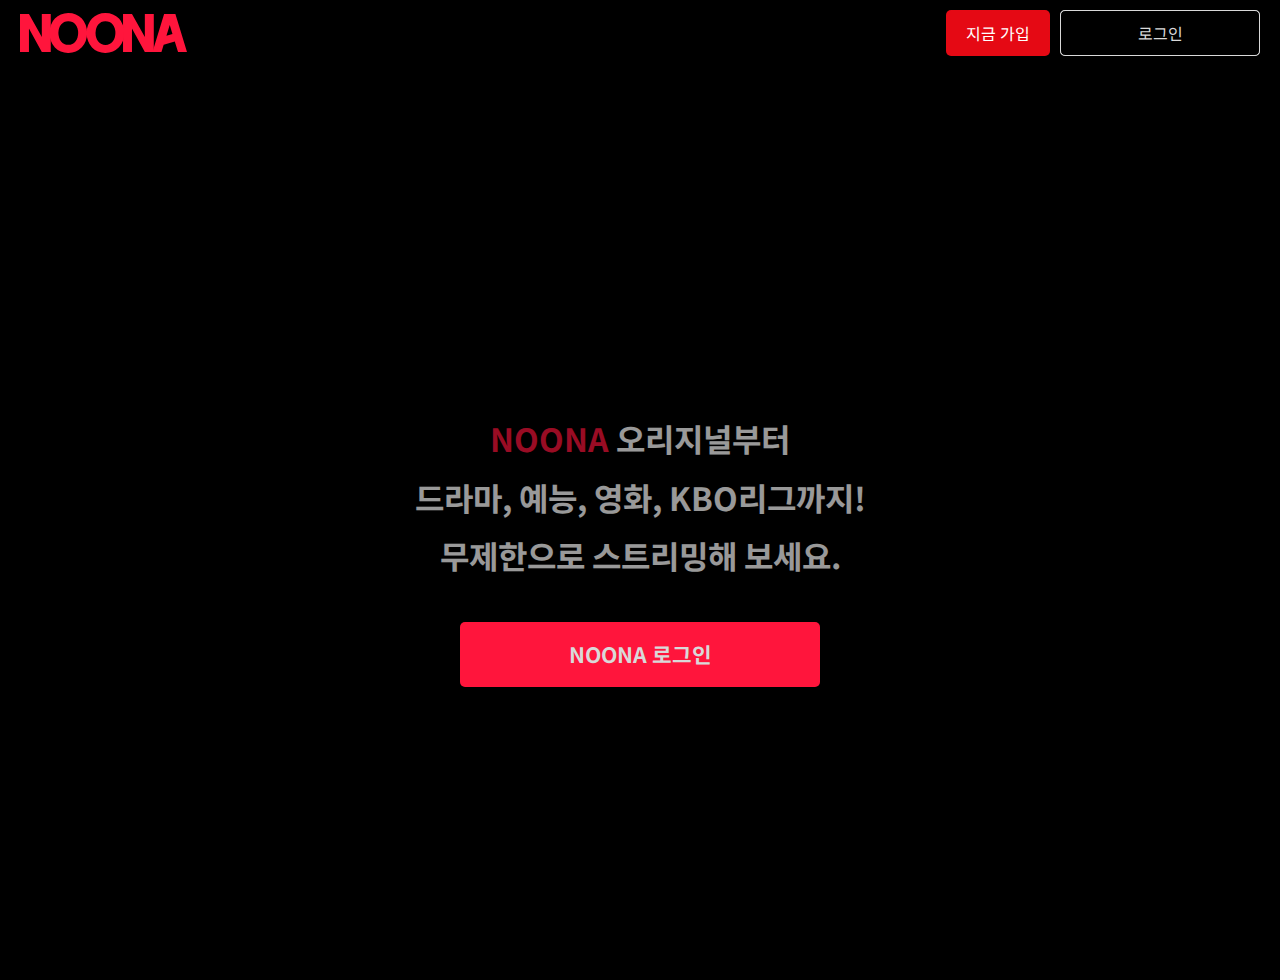
<file: index.html>
<!DOCTYPE html>
<html lang="en">

<head>
    <meta charset="UTF-8">
    <meta name="viewport" content="width=device-width, initial-scale=1.0">
    <title>NOONA OTT</title>
    <link href="https://cdn.jsdelivr.net/npm/bootstrap@5.3.3/dist/css/bootstrap.min.css" rel="stylesheet"
        integrity="sha384-QWTKZyjpPEjISv5WaRU9OFeRpok6YctnYmDr5pNlyT2bRjXh0JMhjY6hW+ALEwIH" crossorigin="anonymous">
    <link rel="stylesheet" href="css/login.css">
</head>

<body class="bg-black">
    <header class="login-header">
        <a class="logo" href="#">
            <img src="images/logo.svg" alt="로고">
        </a>
        <div class="login-header-btn">
            <button class="join-btn">지금 가입</button>
            <button class="login-btn">
                <a class="login-btn-link" href="social_login.html">로그인</a>
            </button>
        </div>
    </header>

    <main class="login-main">
        <div class="message-box">
            <p class="message"><span class="message-title">NOONA</span> 오리지널부터</p>
            <p class="message">드라마, 예능, 영화, KBO리그까지!</p>
            <p class="message">무제한으로 스트리밍해 보세요.</p>
            <button type="button" class="main-btn">
                <a href="social_login.html">NOONA 로그인</a>
            </button>
        </div>
    </main>

    <script src="https://cdn.jsdelivr.net/npm/bootstrap@5.3.3/dist/js/bootstrap.bundle.min.js"
        integrity="sha384-YvpcrYf0tY3lHB60NNkmXc5s9fDVZLESaAA55NDzOxhy9GkcIdslK1eN7N6jIeHz"
        crossorigin="anonymous"></script>
</body>

</html>
</file>
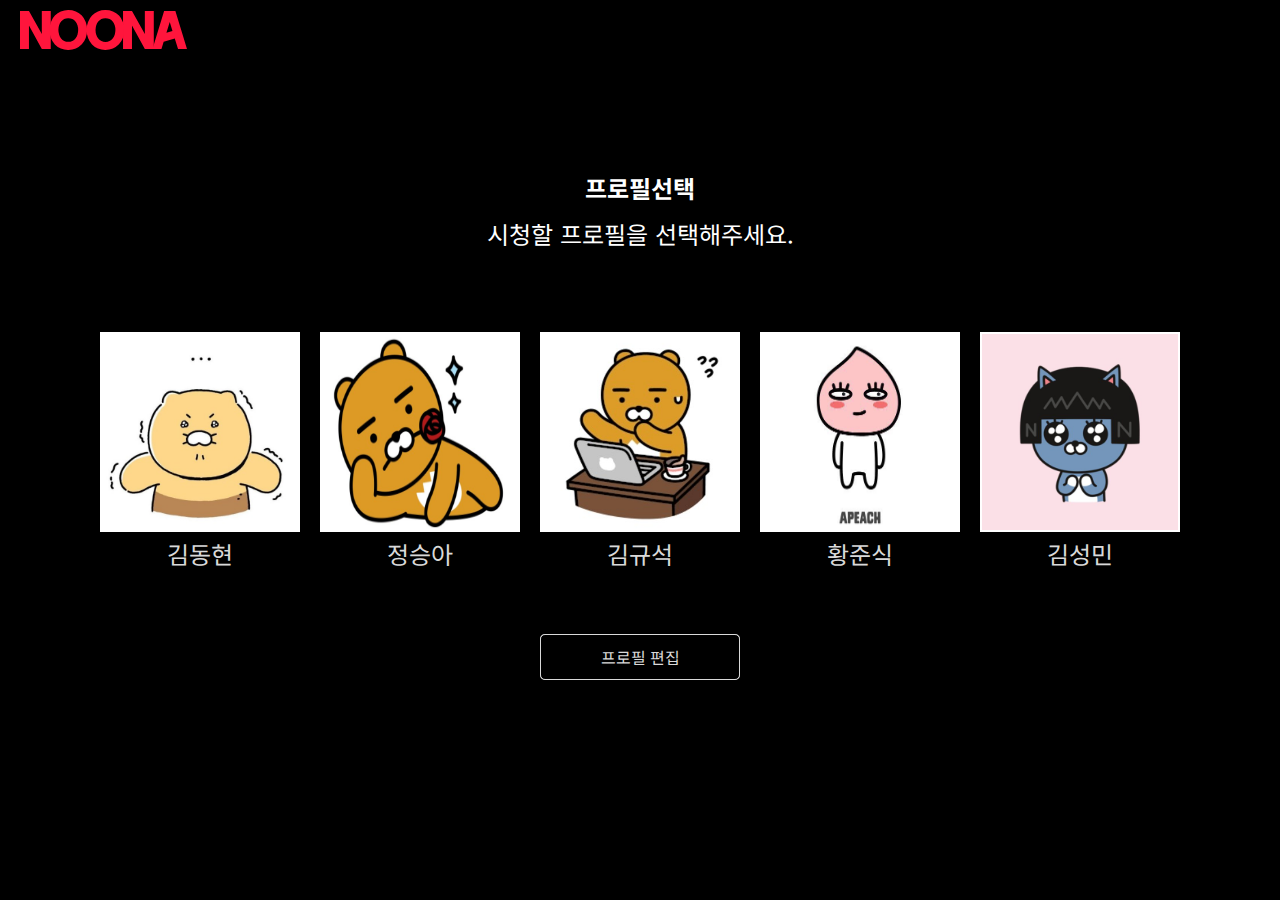
<file: member-select.html>
<!DOCTYPE html>
<html lang="ko">

<head>
    <meta charset="UTF-8">
    <meta name="viewport" content="width=device-width, initial-scale=1.0">
    <title>Document</title>
    <link href="https://cdn.jsdelivr.net/npm/bootstrap@5.3.3/dist/css/bootstrap.min.css" rel="stylesheet"
        integrity="sha384-QWTKZyjpPEjISv5WaRU9OFeRpok6YctnYmDr5pNlyT2bRjXh0JMhjY6hW+ALEwIH" crossorigin="anonymous">
    <link rel="stylesheet" href="css/login.css">
</head>

<body class="bg-black">
    <header class="login-header">
        <a class="logo" href="#">
            <img src="images/logo.svg" alt="로고">
        </a>
    </header>

    <main class="member-main">
        <div class="fw-bold text-white message-box">프로필선택</div>
        <div class="fw-normal text-white message-box">시청할 프로필을 선택해주세요.</div>
        <div class="login-main-img">
            <div class="login-profile-img message-box">
                <a href="/main-page.html">
                    <img src="./images/login/login1.jpg" alt="김동현">
                    <p class="mt-1">김동현</p>
                </a>
            </div>
            <div class="login-profile-img message-box">
                <a href="/main-page.html">
                    <img src="./images/login/login2.jpg" alt="정승아">
                    <p class="mt-1">정승아</p>
                </a>
            </div>
            <div class="login-profile-img message-box">
                <a href="/main-page.html">
                    <img src="./images/login/login3.jpg" alt="김규석">
                    <p class="mt-1">김규석</p>
                </a>
            </div>
            <div class="login-profile-img message-box">
                <a href="/main-page.html">
                    <img src="./images/login/login4.jpg" alt="황준식">
                    <p class="mt-1">황준식</p>
                </a>
            </div>
            <div class="login-profile-img message-box">
                <a href="/main-page.html">
                    <img src="./images/login/login5.jpg" alt="김성민">
                    <p class="mt-1">김성민</p>
                </a>
            </div>
        </div>
        <button type="login-button" class="login-btn mt-3"><a href="#" class="login-btn-link">프로필 편집</a></button>
    </main>

    <script src="https://cdn.jsdelivr.net/npm/bootstrap@5.3.3/dist/js/bootstrap.bundle.min.js"
        integrity="sha384-YvpcrYf0tY3lHB60NNkmXc5s9fDVZLESaAA55NDzOxhy9GkcIdslK1eN7N6jIeHz"
        crossorigin="anonymous"></script>
</body>
</file>
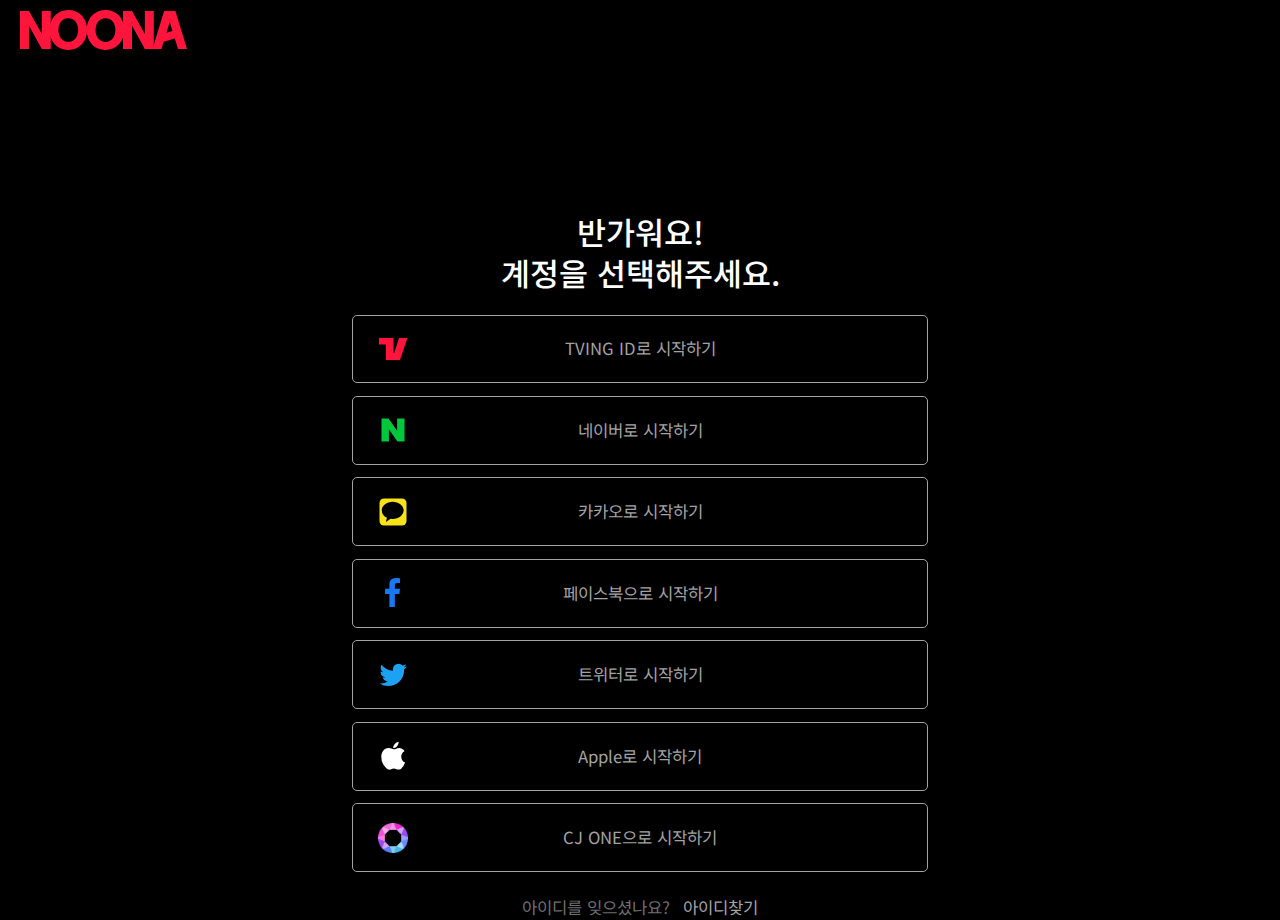
<file: social_login.html>
<!DOCTYPE html>
<html lang="ko">

<head>
  <meta charset="UTF-8">
  <meta name="viewport" content="width=device-width, initial-scale=1.0">
  <title>TVING 로그인</title>
  <link href="https://cdn.jsdelivr.net/npm/bootstrap@5.3.3/dist/css/bootstrap.min.css" rel="stylesheet"
    integrity="sha384-QWTKZyjpPEjISv5WaRU9OFeRpok6YctnYmDr5pNlyT2bRjXh0JMhjY6hW+ALEwIH" crossorigin="anonymous">
  <link rel="stylesheet" href="css/login.css">
</head>

<body class="bg-black">
  <header class="login-header">
    <a class="logo" href="#">
      <img src="images/logo.svg" alt="로고">
    </a>
  </header>
  <main id="social-login-main">
    <div class="social-login-wrapper mx-auto">
      <h3 class="social-login-text">반가워요!</h3>
      <h3 class="social-login-text">계정을 선택해주세요.</h3>
      <div class="social-login-container">
        <button type="button" class="social-login-btn icon-tving" onclick="window.location.href='member-select.html'">
          TVING ID로 시작하기
        </button>
        <button type="button" class="social-login-btn icon-naver" onclick="window.location.href='member-select.html'">
          네이버로 시작하기
        </button>
        <button type="button" class="social-login-btn icon-kakao" onclick="window.location.href='member-select.html'">
          카카오로 시작하기
        </button>
        <button type="button" class="social-login-btn icon-facebook"
          onclick="window.location.href='member-select.html'">
          페이스북으로 시작하기
        </button>
        <button type="button" class="social-login-btn icon-twitter" onclick="window.location.href='member-select.html'">
          트위터로 시작하기
        </button>
        <button type="button" class="social-login-btn icon-apple" onclick="window.location.href='member-select.html'">
          Apple로 시작하기
        </button>
        <button type="button" class="social-login-btn icon-cj" onclick="window.location.href='member-select.html'">
          CJ ONE으로 시작하기
        </button>
      </div> <!-- social-login-container -->
      <div class="social-pw-reset">
        <span class="me-2">아이디를 잊으셨나요?</span>
        <a href="#" class="find-pw">아이디찾기</a>
      </div>
    </div> <!-- .social-login-wrapper -->
  </main>
  <script src="https://cdn.jsdelivr.net/npm/bootstrap@5.3.3/dist/js/bootstrap.bundle.min.js"
    integrity="sha384-YvpcrYf0tY3lHB60NNkmXc5s9fDVZLESaAA55NDzOxhy9GkcIdslK1eN7N6jIeHz"
    crossorigin="anonymous"></script>
</body>

</html>
</file>
<file: css/login.css>
@import url("https://fonts.googleapis.com/css2?family=Noto+Sans+KR:wght@100..900&display=swap");

body {
  font-family: "Noto Sans KR", sans-serif;
  color: #fff;
}
a {
  text-decoration: none;
  color: #d9d9d9;
}

/* .login-header starts here */
.login-header {
  display: flex;
  justify-content: space-between;
  align-items: center;
  padding: 10px 20px;
  width: calc(100vw - var(--scrollbar-width));
}
.logo img {
  height: 40px; /* 로고의 높이를 조정하세요 */
}

.login-header-btn {
  display: flex;
  gap: 10px;
}
.join-btn,
.login-btn {
  padding: 10px 20px;
  border: none;
  border-radius: 5px;
  cursor: pointer;
  font-size: 16px;
}
.join-btn {
  background-color: #e50914;
  color: white;
}

.login-btn {
  margin: 0;
  padding: 0;
  width: 200px;
}
.login-btn-link {
  padding: 10px;
  display: block;
  background-color: black;
  width: 200px;
  border-radius: 5px;
  border: 1px solid #d9d9d9;
  transition: 0.5s;
  color: #d9d9d9;
}

.login-btn-link:hover {
  color: #fff;
  transform: scale(1.02);
}
/* .login-header ends here */

/* .login-main starts here */
.login-main {
  width: 100%;
  height: 85vh;
  text-align: center;
  max-height: 50rem;
  background-image: url(https://www.tving.com/img/pc-img-gradation-240320.png),
    url(https://image.tving.com/ntgs/operation/onboard/2024/05/01/1714526304_1.png/dims/resize/F_webp,720);
  -webkit-background-size: cover;
  background-size: cover;
  background-repeat: no-repeat, no-repeat;
  -webkit-background-position: bottom, top;
  background-position: bottom, top;
  display: flex;
  justify-content: center;
  align-items: center;
  margin-top: 3.667rem;
  position: relative; /* 추가된 부분 */
}

.login-main::before {
  position: absolute;
  content: "";
  top: 0px;
  left: 0px;
  width: 100%;
  height: 100%;
  background-color: rgba(0, 0, 0, 0.4);
}

@media (min-width: 1000px) {
  .login-main {
    height: 95vh;
    max-height: 68vw;
    background-image: url(https://www.tving.com/img/pc-img-gradation-240320.png),
      url(https://image.tving.com/ntgs/operation/onboard/2024/05/01/1714526297_1.png/dims/resize/F_webp,2048);
  }
}

.message-box {
  font-size: 1.5rem;
  margin: 10px 0;
  text-align: center;
}

.message {
  color: #fff;
  font-size: 2rem;
  font-weight: bold;
  line-height: 1.33;
  animation: fadeIn 1.5s 0.2s forwards; /* 수정된 부분 */
}

.message-title {
  color: #ff153c;
  animation: fadeIn 1.5s 0.2s forwards;
}

@keyframes fadeIn {
  0% {
    opacity: 0;
  }
  100% {
    opacity: 1;
  }
}

.main-btn {
  height: 4.083rem;
  display: flex;
  position: relative;
  align-items: center;
  justify-content: center;
  background-color: #ff153c;
  margin: 2.8rem auto 0;
  padding: 0 3.35rem 0 3.35rem;
  font-size: 1.333rem;
  font-weight: bold;
  color: #fff;
  border-radius: 5px;
  min-width: 22.5rem;
  border: none;
}

/* 미디어 쿼리로 작은 화면에서 폰트 크기 조정 */
@media (max-width: 768px) {
  .message {
    font-size: 1.5rem; /* 작은 화면에서 폰트 크기 조정 */
  }
  .message-title {
    font-size: 1.5rem;
  }

  .main-btn {
    font-size: 1rem; /* 작은 화면에서 버튼 폰트 크기 조정 */
    padding: 0 2rem; /* 작은 화면에서 버튼 패딩 조정 */
    height: 3rem; /* 작은 화면에서 버튼 높이 조정 */
  }
}

@media (max-width: 480px) {
  .message {
    font-size: 1.2rem; /* 더 작은 화면에서 폰트 크기 조정 */
  }

  .main-btn {
    font-size: 0.8rem; /* 더 작은 화면에서 버튼 폰트 크기 조정 */
    padding: 0 1.5rem; /* 더 작은 화면에서 버튼 패딩 조정 */
    height: 2.5rem; /* 더 작은 화면에서 버튼 높이 조정 */
  }
}

/* member-select starts here */
.member-main {
  padding: 20px;
  margin-top: 80px;
  text-align: center;
}

.login-main-img {
  display: flex;
  justify-content: center;
  align-items: center;
  gap: 20px;
  flex-wrap: wrap;
  margin: 20px 0;
  padding-top: 50px;
}

.login-profile-img {
  display: flex;
  flex-direction: column;
  align-items: center;
}

.login-profile-img img {
  width: 200px;
  height: 200px;
  border: 2px solid #fff;
}

.login-profile-img:hover {
  transform: translateY(-10px); /* 추가된 부분 */
}

@media (max-width: 768px) {
  .login-header {
    justify-content: center;
    width: 100%;
    font-size: 1.5rem;
    margin-left: 0; /* 추가된 부분 */
  }
  .login-profile-img {
    justify-content: space-around;
  }
}

@media (max-width: 480px) {
  .login-header {
    font-size: 1.2rem;
    justify-content: center;
  }

  .login-profile-img {
    justify-content: space-around;
  }
}

/* social login starts here */

#social-login-main {
  background-image: url(https://image.tving.com/public/user/images/bg-dim.svg),
    url(https://image.tving.com/ntgs/operation/onboard/2024/05/01/1714526297_1.png/dims/resize/F_webp,2048);
  background-size: cover;
  background-repeat: no-repeat;
}

.social-login-wrapper {
  padding-top: 150px;
  width: 45%;
}
@media (max-width: 1000px) {
  .social-login-wrapper {
    width: 55%;
  }
}
@media (min-width: 1600px) {
  .social-login-wrapper {
    width: 33%;
  }
}

.social-login-text {
  font-size: clamp(0.875rem, 2.043vw + 0.332rem, 2.375rem); /* responsive */
  /* 14-38px */
  text-align: center;
  color: white;
  margin: 3px;
}

.social-login-container {
  margin-top: 23px;
  display: flex;
  flex-direction: column;
  justify-content: center;
}

.social-login-btn {
  font-size: clamp(0.5rem, 1.021vw + 0.229rem, 1.25rem); /* responsive */
  /* 8-20px */
  padding: 1.25em 0;
  margin-bottom: 0.75em;
  border-radius: 5px;
  color: #a3a3a3;
  cursor: pointer;
  border: 1px solid #a3a3a3;
  text-align: center;
  background-color: transparent;
  transition: all 0.5s;
  background-repeat: no-repeat;
  background-position: 1.5em 50%;
  background-size: 1.8em auto;
}
.social-login-btn:hover {
  border-color: #fff;
  color: #fff;
}

.social-login-btn.icon-tving {
  background-image: url(../images/social_login/icon-id-tving.svg);
}
.social-login-btn.icon-naver {
  background-image: url(../images/social_login/icon-id-naver.svg);
}
.social-login-btn.icon-kakao {
  background-image: url(../images/social_login/icon-id-kakao.svg);
}
.social-login-btn.icon-facebook {
  background-image: url(../images/social_login/icon-id-face.svg);
}
.social-login-btn.icon-twitter {
  background-image: url(../images/social_login/icon-id-twitter.svg);
}
.social-login-btn.icon-apple {
  background-image: url(../images/social_login/icon-id-apple.svg);
}
.social-login-btn.icon-cj {
  background-image: url(../images/social_login/icon-id-cj.png);
}

.social-pw-reset {
  font-size: clamp(0.5rem, 1.021vw + 0.229rem, 1.25rem); /* responsive */
  /* 7-18px */
  text-align: center;
  margin-top: 0.6em;
  color: #6e6e6e;
}
.find-pw {
  color: #a3a3a3;
  &:hover {
    color: #fff;
  }
}
</file>
